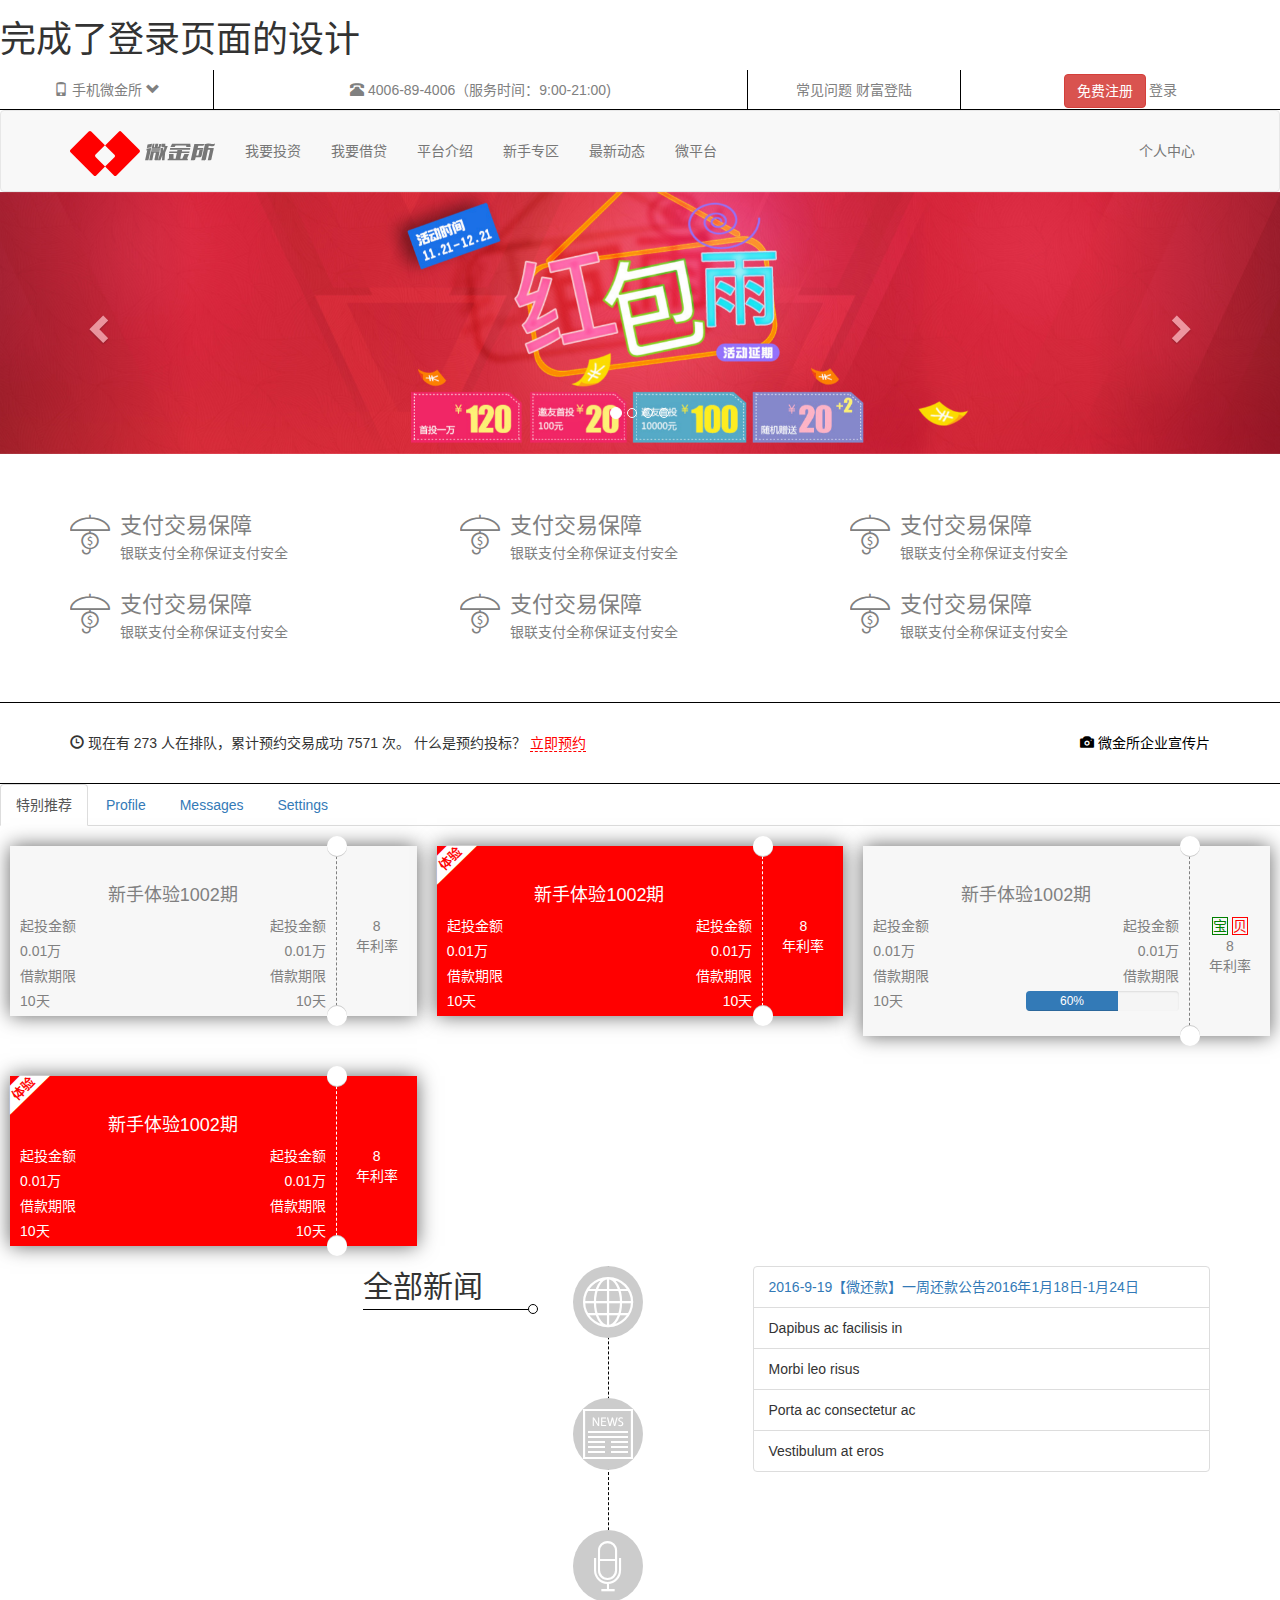
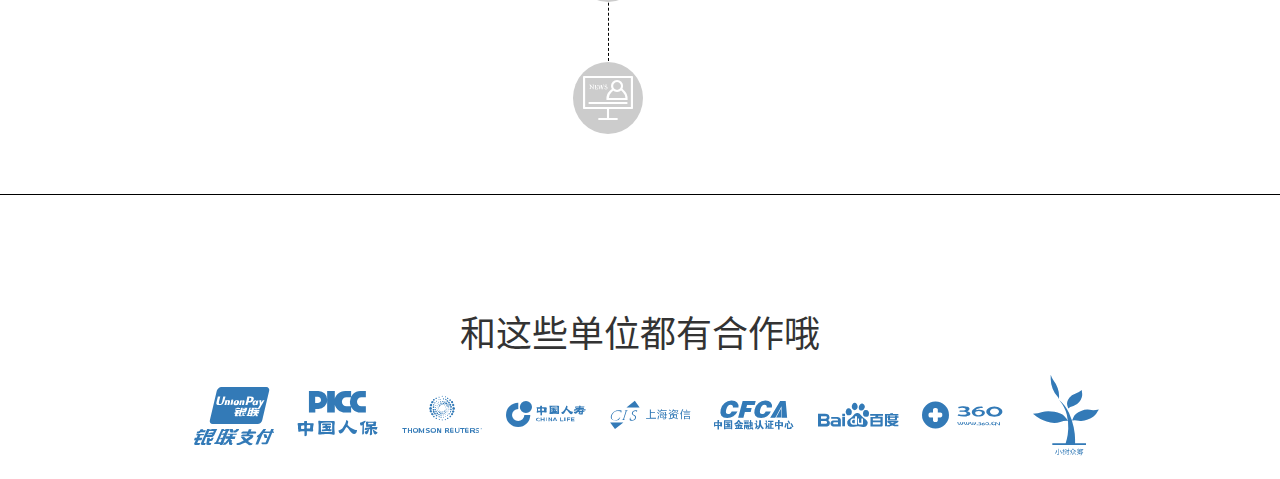
<file: index.html>
<!DOCTYPE html>
<html lang="zh-CN">

<head>
    <meta charset="utf-8">
    <meta http-equiv="X-UA-Compatible" content="IE=edge">
    <meta name="viewport" content="width=device-width, initial-scale=1.0,maximum-scale=1,minimum-scale=1,user-scalable=no">
    <!-- 上述3个meta标签*必须*放在最前面，任何其他内容都*必须*跟随其后！ -->
    <title>Bootstrap 101 Template</title>

    <link rel="stylesheet" href="./lib/css/bootstrap.css">
    <link rel="stylesheet" href="./css/wjsfont.css">
    <link rel="stylesheet" href="./css/index.css">

    <!-- HTML5 shim 和 Respond.js 是为了让 IE8 支持 HTML5 元素和媒体查询（media queries）功能 -->
    <!-- 警告：通过 file:// 协议（就是直接将 html 页面拖拽到浏览器中）访问页面时 Respond.js 不起作用 -->
    <!--[if lt IE 9]>
      <script src="https://cdn.jsdelivr.net/npm/html5shiv@3.7.3/dist/html5shiv.min.js"></script>
      <script src="https://cdn.jsdelivr.net/npm/respond.js@1.4.2/dest/respond.min.js"></script>
    <![endif]-->
</head>

<body>
    <h1>完成了登录页面的设计</h1>
    <!-- 头部工具栏 lg md 2 5 2 3  sm xs hidden 辅助类   -->
    <div class="top_tool hidden-sm hidden-xs">
        <div class="container-fluid">
            <div class="row">
                <div class="col-lg-2 col-md-2">
                    <a class="phone" href="javascript:;">
                        <!-- ctrl q 可以选择到标签 引号 和 代码块 里面的内容  -->
                        <span class="glyphicon glyphicon-phone" aria-hidden="true"></span> 手机微金所
                        <span class="glyphicon glyphicon-chevron-down" aria-hidden="true"></span>
                        <img src="./images/code.jpg" alt="">
                    </a>
                </div>
                <div class="col-lg-5 col-md-5">
                    <a href="javascript:;"> <span class="glyphicon glyphicon-phone-alt" aria-hidden="true"></span> 4006-89-4006（服务时间：9:00-21:00)
                    </a>
                </div>
                <div class="col-lg-2 col-md-2">

                    <a href="javascript:;">常见问题</a>
                    <a href="javascript:;">财富登陆</a>
                </div>
                <div class="col-lg-3 col-md-3">
                    <a class="btn btn-danger" href="javascript:;">免费注册</a>
                    <a href="javascript:;">登录</a>
                </div>
            </div>
        </div>
    </div>
    <!-- 导航条 -->
    <div id="wjsnav">
        <nav class="navbar navbar-default">
            <div class="container">
                <!-- Brand and toggle get grouped for better mobile display -->
                <div class="navbar-header">
                    <button type="button" class="navbar-toggle collapsed" data-toggle="collapse" data-target="#bs-example-navbar-collapse-1" aria-expanded="false">
            <span class="sr-only">Toggle navigation</span>
            <span class="icon-bar"></span>
            <span class="icon-bar"></span>
            <span class="icon-bar"></span>
          </button>
                    <a class="navbar-brand" href="#">
                        <span class="wjsfont wjsfont-logo"></span>
                        <span class="wjsfont wjsfont-name"></span>
                    </a>
                </div>

                <!-- Collect the nav links, forms, and other content for toggling -->
                <div class="collapse navbar-collapse" id="bs-example-navbar-collapse-1">
                    <ul class="nav navbar-nav">
                        <li><a href="#">我要投资</a></li>
                        <li><a href="#">我要借贷</a></li>
                        <li><a href="#">平台介绍</a></li>
                        <li><a href="#">新手专区</a></li>
                        <li><a href="#">最新动态</a></li>
                        <li><a href="#">微平台</a></li>
                    </ul>

                    <ul class="nav navbar-nav navbar-right hidden-sm hidden-xs">
                        <li><a href="#">个人中心</a></li>
                    </ul>
                </div>
                <!-- /.navbar-collapse -->
            </div>
            <!-- /.container-fluid -->
        </nav>
    </div>

    <!-- 轮播图 -->
    <!-- 
    大图 只在极小屏幕隐藏  辅助类 hidden-xs。。。。
    小图片 在大屏幕下 和中屏幕 小屏幕 隐藏
            hidden-lg hidden-md hidden-sm 
    
   -->
    <div class="wjs_slides">
        <div id="carousel-example-generic" class="carousel slide" data-ride="carousel">
            <!-- Indicators -->
            <ol class="carousel-indicators">
                <li data-target="#carousel-example-generic" data-slide-to="0" class="active"></li>
                <li data-target="#carousel-example-generic" data-slide-to="1"></li>
                <li data-target="#carousel-example-generic" data-slide-to="2"></li>
                <li data-target="#carousel-example-generic" data-slide-to="3"></li>
            </ol>

            <!-- Wrapper for slides -->
            <div class="carousel-inner" role="listbox">
                <div class="item active">
                    <a class="hidden-xs" href="javascript:;"> <img src="./images/slide_01_2000x410.jpg" alt=""> </a>
                    <a class="hidden-lg hidden-md hidden-sm" href="javascript:;"> <img src="./images/slide_01_640x340.jpg" alt="">
                    </a>
                </div>
                <div class="item">
                    <a class="hidden-xs" href="javascript:;"> <img src="./images/slide_02_2000x410.jpg" alt=""> </a>
                    <a class="hidden-lg hidden-md hidden-sm" href="javascript:;"> <img src="./images/slide_02_640x340.jpg" alt="">
                    </a>
                </div>
                <div class="item">
                    <a class="hidden-xs" href="javascript:;"> <img src="./images/slide_03_2000x410.jpg" alt=""> </a>
                    <a class="hidden-lg hidden-md hidden-sm" href="javascript:;"> <img src="./images/slide_03_640x340.jpg" alt="">
                    </a>
                </div>
                <div class="item">
                    <a class="hidden-xs" href="javascript:;"> <img src="./images/slide_04_2000x410.jpg" alt=""> </a>
                    <a class="hidden-lg hidden-md hidden-sm" href="javascript:;"> <img src="./images/slide_04_640x340.jpg" alt="">
                    </a>
                </div>

            </div>

            <!-- Controls -->
            <a class="left carousel-control" href="#carousel-example-generic" role="button" data-slide="prev">
                <span class="glyphicon glyphicon-chevron-left" aria-hidden="true"></span>
                <span class="sr-only">Previous</span>
            </a>
            <a class="right carousel-control" href="#carousel-example-generic" role="button" data-slide="next">
                <span class="glyphicon glyphicon-chevron-right" aria-hidden="true"></span>
                <span class="sr-only">Next</span>
            </a>
        </div>

    </div>

    <!-- 支付交易保障 -->
    <div class="exchange hidden-xs">
        <!-- lg md 4 sm 6 xs hidden  -->
        <div class="container">
            <div class="row">
                <div class="col-lg-4 col-md-4 col-sm-6">
                    <a href="javascript:;">
                        <div class="media">
                            <div class="media-left">
                                <span class="wjsfont wjsfont-e901"></span>
                            </div>
                            <div class="media-body">
                                <h4 class="media-heading"> 支付交易保障</h4>
                                银联支付全称保证支付安全
                            </div>
                        </div>
                    </a>
                </div>
                <div class="col-lg-4 col-md-4 col-sm-6">
                    <a href="javascript:;">
                        <div class="media">
                            <div class="media-left">
                                <span class="wjsfont wjsfont-e901"></span>
                            </div>
                            <div class="media-body">
                                <h4 class="media-heading"> 支付交易保障</h4>
                                银联支付全称保证支付安全
                            </div>
                        </div>
                    </a>
                </div>
                <div class="col-lg-4 col-md-4 col-sm-6">
                    <a href="javascript:;">
                        <div class="media">
                            <div class="media-left">
                                <span class="wjsfont wjsfont-e901"></span>
                            </div>
                            <div class="media-body">
                                <h4 class="media-heading"> 支付交易保障</h4>
                                银联支付全称保证支付安全
                            </div>
                        </div>
                    </a>
                </div>
                <div class="col-lg-4 col-md-4 col-sm-6">
                    <a href="javascript:;">
                        <div class="media">
                            <div class="media-left">
                                <span class="wjsfont wjsfont-e901"></span>
                            </div>
                            <div class="media-body">
                                <h4 class="media-heading"> 支付交易保障</h4>
                                银联支付全称保证支付安全
                            </div>
                        </div>
                    </a>
                </div>
                <div class="col-lg-4 col-md-4 col-sm-6">
                    <a href="javascript:;">
                        <div class="media">
                            <div class="media-left">
                                <span class="wjsfont wjsfont-e901"></span>
                            </div>
                            <div class="media-body">
                                <h4 class="media-heading"> 支付交易保障</h4>
                                银联支付全称保证支付安全
                            </div>
                        </div>
                    </a>
                </div>
                <div class="col-lg-4 col-md-4 col-sm-6">
                    <a href="javascript:;">
                        <div class="media">
                            <div class="media-left">
                                <span class="wjsfont wjsfont-e901"></span>
                            </div>
                            <div class="media-body">
                                <h4 class="media-heading"> 支付交易保障</h4>
                                银联支付全称保证支付安全
                            </div>
                        </div>
                    </a>
                </div>
            </div>
        </div>

    </div>

    <!-- 正在排队 -->
    <div class="waiting">
        <div class="container">
            <!-- 左 -->
            <div class="pull-left">
                <span class="glyphicon glyphicon-time"></span> 现在有 273 人在排队，累计预约交易成功 7571 次。 什么是预约投标？
                <a href="javascript:;">立即预约</a>
            </div>
            <!-- 右 -->
            <div class="pull-right hidden-xs">
                <a href="javascript:;">
                    <span class="glyphicon glyphicon-camera"></span> 微金所企业宣传片
                </a>
            </div>
        </div>
    </div>

    <!-- 微投资 -->
    <div class="wjs_buy">
        <div>

            <!-- Nav tabs -->
            <ul class="nav nav-tabs" role="tablist">
                <li role="presentation" class="active"><a href="#home" aria-controls="home" role="tab" data-toggle="tab">特别推荐</a></li>
                <li role="presentation"><a href="#profile" aria-controls="profile" role="tab" data-toggle="tab">Profile</a></li>
                <li role="presentation"><a href="#messages" aria-controls="messages" role="tab" data-toggle="tab">Messages</a></li>
                <li role="presentation"><a href="#settings" aria-controls="settings" role="tab" data-toggle="tab">Settings</a></li>
            </ul>

            <!-- Tab panes -->
            <div class="tab-content">
                <div role="tabpanel" class="tab-pane active" id="home">
                    <!-- lg md 4 sm 6 xs 12 -->
                    <div class="container-fluid">
                        <div class="row">
                            <!-- 灰色 默认 .cart_default -->
                            <div class="col-lg-4 col-md-4 col-sm-6 col-xs-12">
                                <a class="cart_default" href="javascript:;">
                                    <!-- 左侧 主要内容 宽度 变化的 -->
                                    <!-- ctrl +shift + . -->
                                    <div class="cart_main">
                                        <!-- text-center 文本中间显示   -->
                                        <h4 class="text-center">新手体验1002期</h4>
                                        <div class="cart_des clearfix">
                                            <!-- 左 -->
                                            <div class="pull-left">
                                                <div>起投金额</div>
                                                <div>0.01万</div>
                                                <div>借款期限</div>
                                                <div>10天</div>
                                            </div>
                                            <!-- 右 -->
                                            <div class="pull-right text-right">
                                                <div>起投金额</div>
                                                <div>0.01万</div>
                                                <div>借款期限</div>
                                                <div>10天</div>
                                            </div>
                                        </div>
                                    </div>
                                    <!-- 右侧 年利率 固定死高度和高度 -->
                                    <div class="rate">
                                        <div>8</div>
                                        <div>年利率</div>
                                    </div>
                                </a>
                            </div>
                            <!-- 红色 体验.cart_exp -->
                            <div class="col-lg-4 col-md-4 col-sm-6 col-xs-12">
                                <a class="cart_default cart_exp" href="javascript:;">
                                    <span class="wjsfont wjsfont-e915"></span>
                                    <!-- 左侧 主要内容 宽度 变化的 -->
                                    <div class="cart_main">
                                        <!-- text-center 文本中间显示   -->
                                        <h4 class="text-center">新手体验1002期</h4>
                                        <div class="cart_des clearfix">
                                            <!-- 左 -->
                                            <div class="pull-left">
                                                <div>起投金额</div>
                                                <div>0.01万</div>
                                                <div>借款期限</div>
                                                <div>10天</div>
                                            </div>
                                            <!-- 右 -->
                                            <div class="pull-right text-right">
                                                <div>起投金额</div>
                                                <div>0.01万</div>
                                                <div>借款期限</div>
                                                <div>10天</div>
                                            </div>
                                        </div>
                                    </div>
                                    <!-- 右侧 年利率 固定死高度和高度 -->
                                    <div class="rate">
                                        <div>8</div>
                                        <div>年利率</div>
                                    </div>
                                </a>
                            </div>

                            <!-- 灰色 进度条 .cart_progress -->
                            <div class="col-lg-4 col-md-4 col-sm-6 col-xs-12">
                                <a class="cart_default cart_progress" href="javascript:;">
                                    <!-- 左侧 主要内容 宽度 变化的 -->
                                    <div class="cart_main">
                                        <!-- text-center 文本中间显示   -->
                                        <h4 class="text-center">新手体验1002期</h4>
                                        <div class="cart_des clearfix">
                                            <!-- 左 -->
                                            <div class="pull-left">
                                                <div>起投金额</div>
                                                <div>0.01万</div>
                                                <div>借款期限</div>
                                                <div>10天</div>
                                            </div>
                                            <!-- 右 -->
                                            <div class="pull-right text-right">
                                                <div>起投金额</div>
                                                <div>0.01万</div>
                                                <div>借款期限</div>
                                                <div>
                                                    <div class="progress">
                                                        <div class="progress-bar" role="progressbar" aria-valuenow="60" aria-valuemin="0" aria-valuemax="100" style="width: 60%;">
                                                            60%
                                                        </div>
                                                    </div>
                                                </div>
                                            </div>
                                        </div>
                                    </div>
                                    <!-- 右侧 年利率 固定死高度和高度 -->
                                    <div class="rate">
                                        <div class="tips">
                                            <!-- <button type="button" class="btn btn-default" data-toggle="tooltip" data-placement="top" title="Tooltip on top">Tooltip on top</button> -->
                                            <span data-toggle="tooltip" data-placement="top" title="好好学习">宝</span>
                                            <span data-toggle="tooltip" data-placement="top" title="天天向上">贝</span>
                                        </div>
                                        <div>8</div>
                                        <div>年利率</div>
                                    </div>
                                </a>
                            </div>

                            <!-- 红色 体验.cart_exp -->
                            <div class="col-lg-4 col-md-4 col-sm-6 col-xs-12">
                                <a class="cart_default cart_exp" href="javascript:;">
                                    <span class="wjsfont wjsfont-e915"></span>
                                    <!-- 左侧 主要内容 宽度 变化的 -->
                                    <div class="cart_main">
                                        <!-- text-center 文本中间显示   -->
                                        <h4 class="text-center">新手体验1002期</h4>
                                        <div class="cart_des clearfix">
                                            <!-- 左 -->
                                            <div class="pull-left">
                                                <div>起投金额</div>
                                                <div>0.01万</div>
                                                <div>借款期限</div>
                                                <div>10天</div>
                                            </div>
                                            <!-- 右 -->
                                            <div class="pull-right text-right">
                                                <div>起投金额</div>
                                                <div>0.01万</div>
                                                <div>借款期限</div>
                                                <div>10天</div>
                                            </div>
                                        </div>
                                    </div>
                                    <!-- 右侧 年利率 固定死高度和高度 -->
                                    <div class="rate">
                                        <div>8</div>
                                        <div>年利率</div>
                                    </div>
                                </a>
                            </div>
                        </div>
                    </div>
                </div>
                <div role="tabpanel" class="tab-pane" id="profile">..3.</div>
                <div role="tabpanel" class="tab-pane" id="messages">.4..</div>
                <div role="tabpanel" class="tab-pane" id="settings">.5..</div>
            </div>

        </div>

    </div>

    <!-- ctrl+k ctrl+0 全部展开  -->
    <!-- ctrl+k ctrl+1 折叠一层  -->
    <!-- ctrl+k ctrl+2 折叠一层  -->

    <!-- 新闻 -->
    <div class="wjs_news">
        <div class="container">
            <div class="row">
                <!-- 5 2 5  -->
                <div class="col-lg-2  col-lg-offset-3 col-md-2 col-md-offset-3  ">
                    <div class="news">
                        全部新闻
                    </div>
                </div>
                <div class="col-lg-2 col-md-2">
                    <!-- 标题 -->
                    <div class="news_title">
                        <!-- 虚线 -->
                        <div class="line hidden-sm hidden-xs "></div>

                        <ul class="row" role="tablist">
                            <li class="active col-lg-12 col-md-12 col-sm-3 col-xs-3" role="presentation"><a href="#news_home" aria-controls="news_home" role="tab" data-toggle="tab"><span class="wjsfont wjsfont-new01 "></span></a></li>
                            <li class="col-lg-12 col-md-12 col-sm-3 col-xs-3" role="presentation"><a href="#news_profile" aria-controls="news_profile" role="tab" data-toggle="tab"><span class="wjsfont wjsfont-new02 "></span></a></li>
                            <li class="col-lg-12 col-md-12 col-sm-3 col-xs-3" role="presentation"><a href="#news_messages" aria-controls="news_messages" role="tab" data-toggle="tab"><span class="wjsfont wjsfont-new03 "></span></a></li>
                            <li class="col-lg-12 col-md-12 col-sm-3 col-xs-3" role="presentation"><a href="#news_settings" aria-controls="news_settings" role="tab" data-toggle="tab"><span class="wjsfont wjsfont-new04 "></span></a></li>
                        </ul>
                    </div>
                </div>
                <div class="col-lg-5 col-md-5">
                    <!-- 内容 -->
                    <div class="news_content">
                        <div class="tab-content">
                            <div role="tabpanel" class="tab-pane active" id="news_home">
                                <ul class="list-group">
                                    <li class="list-group-item"><a href="javascript:;">2016-9-19【微还款】一周还款公告2016年1月18日-1月24日</a></li>
                                    <li class="list-group-item">Dapibus ac facilisis in</li>
                                    <li class="list-group-item">Morbi leo risus</li>
                                    <li class="list-group-item">Porta ac consectetur ac</li>
                                    <li class="list-group-item">Vestibulum at eros</li>
                                </ul>
                            </div>
                            <div role="tabpanel" class="tab-pane" id="news_profile">.2..</div>
                            <div role="tabpanel" class="tab-pane" id="news_messages">..3.</div>
                            <div role="tabpanel" class="tab-pane" id="news_settings">..4.</div>
                        </div>
                    </div>
                </div>
            </div>
        </div>
    </div>

    <footer class="wjs_footer text-center">
        <h1>和这些单位都有合作哦</h1>
        <div>
            <a href="javascript:;"><span class="wjsfont wjsfont-partner01"></span></a>
            <a href="javascript:;"><span class="wjsfont wjsfont-partner02"></span></a>
            <a href="javascript:;"><span class="wjsfont wjsfont-partner03"></span></a>
            <a href="javascript:;"><span class="wjsfont wjsfont-partner04"></span></a>
            <a href="javascript:;"><span class="wjsfont wjsfont-partner05"></span></a>
            <a href="javascript:;"><span class="wjsfont wjsfont-partner06"></span></a>
            <a href="javascript:;"><span class="wjsfont wjsfont-partner07"></span></a>
            <a href="javascript:;"><span class="wjsfont wjsfont-partner08"></span></a>
            <a href="javascript:;"><span class="wjsfont wjsfont-partner09"></span></a>
        </div>
    </footer>


    <script src="./lib/js/jquery.v1.12.4.js"></script>
    <script src="./lib/js/bootstrap.js"></script>
    <script src="./js/index.js"></script>
</body>

</html>
</file>
<file: css/wjsfont.css>
/* 导入 字体文件 */
@font-face {
  font-family: 'wjsfont';
  src: url('../font/MiFie-Web-Font.eot');
  src: url('../font/MiFie-Web-Font.eot?#iefix') format('embedded-opentype'), url('../font/MiFie-Web-Font.woff') format('woff'), url('font/MiFie-Web-Font.ttf') format('truetype'), url('../font/MiFie-Web-Font.svg') format('svg');
}
/* 定义 使用的class */
.wjsfont {
  position: relative;
  top: 1px;
  display: inline-block;
  font-family: 'wjsfont';
  font-style: normal;
  font-weight: normal;
  line-height: 1;
}
.wjsfont-logo::before {
  content: '\e920';
}
.wjsfont-name::before {
  content: '\e921';
}
.wjsfont-e903::before {
  content: '\e903';
}
.wjsfont-e901::before {
  content: '\e901';
}
.wjsfont-e904::before {
  content: '\e904';
}
.wjsfont-e905::before {
  content: '\e905';
}
.wjsfont-e902::before {
  content: '\e902';
}
/* 添加 产品列表的 文字样式 */
.wjsfont-e915::before {
  content: '\e915';
}
.wjsfont-new01::before {
  content: "\e90e";
}
.wjsfont-new02::before {
  content: "\e90f";
}
.wjsfont-new03::before {
  content: "\e910";
}
.wjsfont-new04::before {
  content: "\e911";
}
/* 网页 最下方的 合作单位 */
.wjsfont-partner01::before {
  content: "\e946";
}
.wjsfont-partner02::before {
  content: "\e92f";
}
.wjsfont-partner03::before {
  content: "\e92e";
}
.wjsfont-partner04::before {
  content: "\e92a";
}
.wjsfont-partner05::before {
  content: "\e929";
}
.wjsfont-partner06::before {
  content: "\e931";
}
.wjsfont-partner07::before {
  content: "\e92c";
}
.wjsfont-partner08::before {
  content: "\e92b";
}
.wjsfont-partner09::before {
  content: "\e92d";
}
/*# sourceMappingURL=wjsfont.css.map */
</file>
<file: css/index.css>
@charset "UTF-8";
body {
  background-color: #fff;
}

/* 头部工具栏 */
.top_tool .row > div {
  border-bottom: 1px solid #000;
  border-left: 1px solid #000;
  height: 40px;
  line-height: 40px;
  text-align: center;
}

.top_tool .row > div a {
  color: #808080;
}

.top_tool .row > div .btn {
  color: #fff;
}

.top_tool .row > div .phone {
  position: relative;
}

.top_tool .row > div .phone img {
  position: absolute;
  z-index: 10;
  top: 18px;
  left: -7px;
  display: none;
}

.top_tool .row > div .phone:hover img {
  display: block;
}

.top_tool .row > div:first-child {
  border-left: none;
}

/* 导航条 */
#wjsnav .navbar {
  margin-bottom: 0;
}

#wjsnav .navbar-brand {
  padding-top: 6px;
}

#wjsnav .navbar-brand .wjsfont {
  font-size: 70px;
}

#wjsnav .navbar-brand .wjsfont-logo {
  color: red;
}

#wjsnav a {
  height: 80px;
  line-height: 80px;
  padding-top: 0;
  padding-bottom: 0;
}

#wjsnav a:hover, #wjsnav a:focus {
  border-bottom: 1px solid red;
}

/* 轮播图 */
.wjs_slides img {
  width: 100%;
}

/* 支付交易保障 */
.exchange {
  padding-top: 60px;
  padding-bottom: 30px;
}

.exchange .row > div {
  margin-bottom: 30px;
}

.exchange .row > div a {
  color: #808080;
  background-color: black;
}

.exchange .row > div a:hover {
  color: red;
}

.exchange .row > div a .wjsfont {
  font-size: 40px;
}

.exchange .row > div a .media-body .media-heading {
  font-size: 22px;
}

/* 正在排队 */
.waiting {
  border-top: 1px solid #000;
  border-bottom: 1px solid #000;
  padding: 30px 0;
}

.waiting .pull-left a {
  color: red;
  border-bottom: 1px dashed red;
}

.waiting .pull-right a {
  color: #000;
}

/* 微投资 */
.wjs_buy {
  /* 默认卡片 灰色 .cart_default */
  /* 红色卡片 */
  /* 灰色 进度条 */
}

.wjs_buy .row > div {
  padding: 20px 10px;
}

.wjs_buy .cart_default {
  /* 
    页面的构成
    1 块级元素是充当容器使用
    2 行内元素是做页面的小标签 小的效果使用 
      把a标签当成容器来使用了
       行内很多问题 设置宽度和高度么有效果
    3 要把a标签当成容器来使用 最好 变成块级元素
      display:block;
     */
  display: block;
  padding-right: 80px;
  position: relative;
  background-color: #f7f7f7;
  color: #808080;
  -webkit-box-shadow: 0px 0 19px 0px #666;
          box-shadow: 0px 0 19px 0px #666;
}

.wjs_buy .cart_default .cart_main {
  padding: 30px 10px 0;
  border-right: 1px dashed currentColor;
}

.wjs_buy .cart_default .cart_main .cart_des .pull-left > div,
.wjs_buy .cart_default .cart_main .cart_des .pull-right > div {
  padding-bottom: 5px;
}

.wjs_buy .cart_default .rate {
  position: absolute;
  top: 0;
  right: 0;
  width: 80px;
  height: 100%;
  text-align: center;
  padding-top: 70px;
}

.wjs_buy .cart_default .rate::before {
  content: "";
  position: absolute;
  width: 20px;
  height: 20px;
  border-radius: 50%;
  background-color: #fff;
  top: -10px;
  left: -10px;
  -webkit-box-shadow: 0 1px 0px 0px #ccc;
          box-shadow: 0 1px 0px 0px #ccc;
}

.wjs_buy .cart_default .rate::after {
  content: "";
  position: absolute;
  width: 20px;
  height: 20px;
  border-radius: 50%;
  background-color: #fff;
  bottom: -10px;
  left: -10px;
  -webkit-box-shadow: 0 -1px 0px 0px #ccc;
          box-shadow: 0 -1px 0px 0px #ccc;
}

.wjs_buy .cart_exp {
  background-color: red;
  color: #fff;
  position: relative;
}

.wjs_buy .cart_exp .wjsfont {
  position: absolute;
  top: 0;
  left: 0;
  font-size: 40px;
}

.wjs_buy .cart_progress .cart_main .pull-left {
  width: 50%;
}

.wjs_buy .cart_progress .cart_main .pull-right {
  width: 50%;
}

.wjs_buy .cart_progress .rate .tips span:nth-child(1) {
  color: green;
  border: 1px solid currentColor;
}

.wjs_buy .cart_progress .rate .tips span:nth-of-type(2) {
  color: red;
  border: 1px solid currentColor;
}

/* 新闻 */
.wjs_news .news {
  font-size: 30px;
  border-bottom: 1px solid #000;
  position: relative;
}

.wjs_news .news::before {
  content: "";
  width: 10px;
  height: 10px;
  border-radius: 50%;
  border: 1px solid #000;
  position: absolute;
  bottom: -5px;
  right: -10px;
}

.wjs_news .news_title {
  position: relative;
}

.wjs_news .news_title .line {
  position: absolute;
  top: 0;
  left: 50px;
  z-index: -1;
  width: 0;
  height: 400px;
  border-left: 1px dashed #000;
}

.wjs_news .news_title ul {
  list-style: none;
  margin: 0;
  padding: 0;
}

.wjs_news .news_title ul li {
  margin-bottom: 60px;
}

.wjs_news .news_title ul li a {
  background-color: #cccccc;
  display: inline-block;
  border-radius: 50%;
  padding: 10px;
  color: #fff;
}

.wjs_news .news_title ul li a:hover, .wjs_news .news_title ul li a:focus {
  background-color: red;
}

.wjs_news .news_title ul li a .wjsfont {
  font-size: 50px;
}

.wjs_footer {
  padding-top: 100px;
  border-top: 1px solid #000;
}

.wjs_footer div a {
  font-size: 80px;
  margin-left: 20px;
}
</file>
